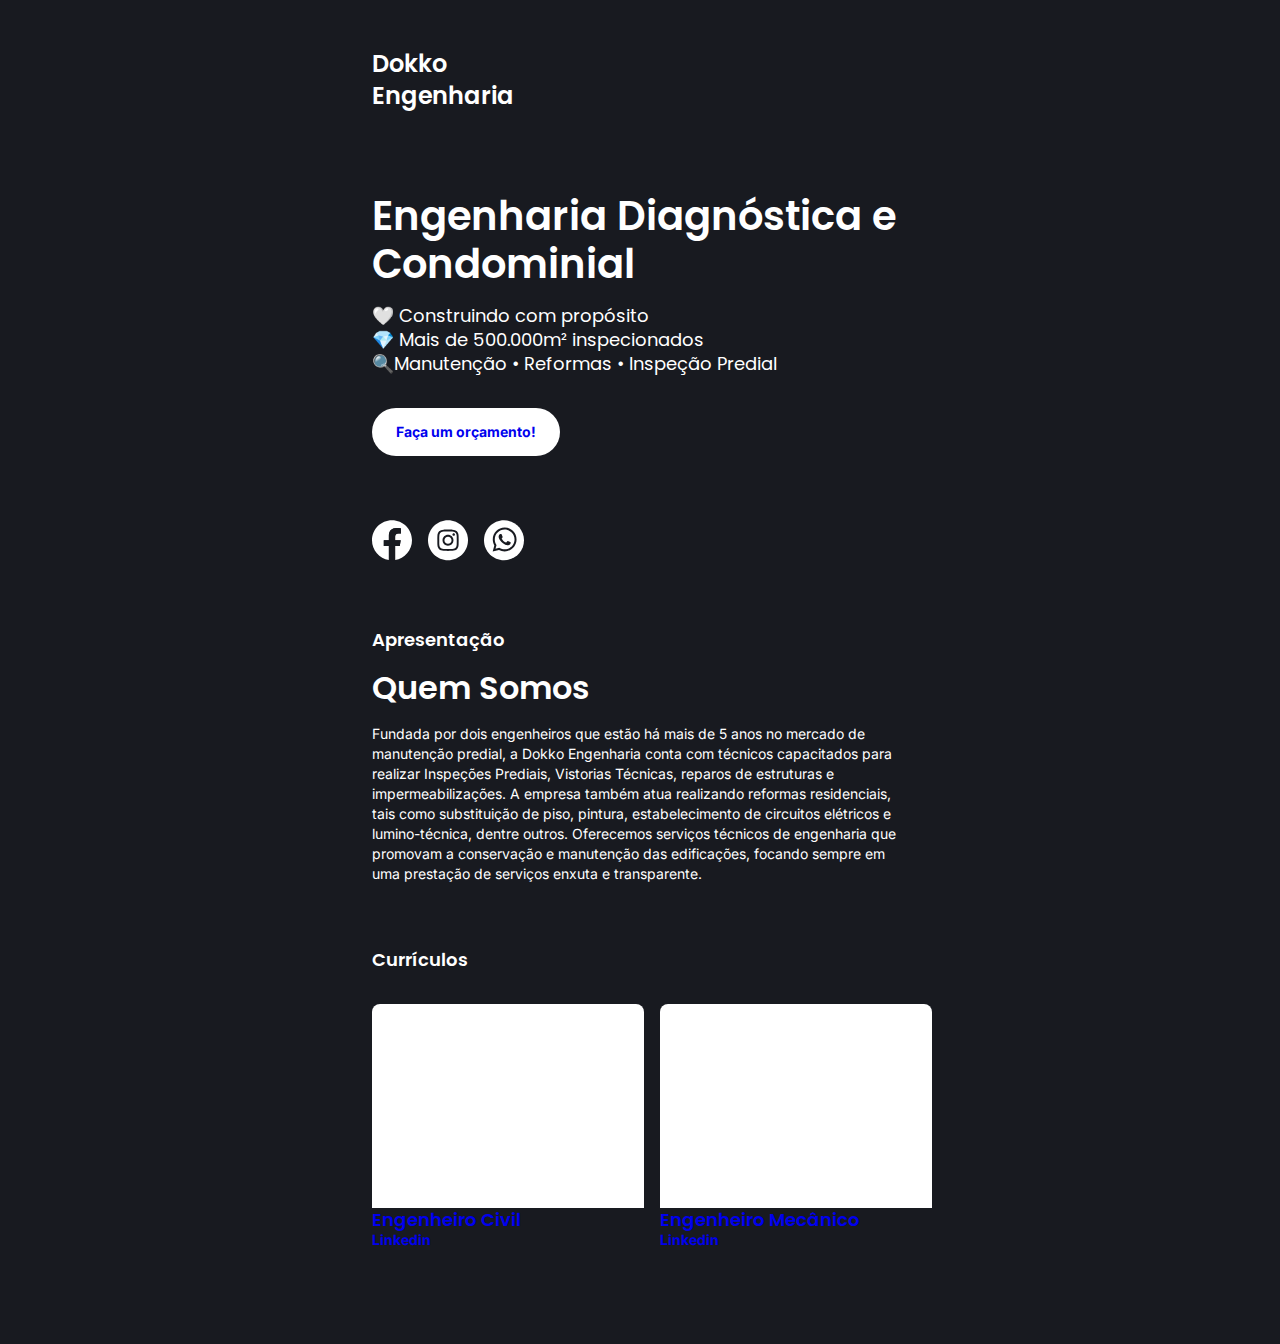
<file: index.html>
<!doctype html><html lang="pt-BR"><head><script>(function (w, d, s, l, i) {
                w[l] = w[l] || [];
                w[l].push({
                    'gtm.start': new Date().getTime(),
                    event: 'gtm.js',
                });
                var f = d.getElementsByTagName(s)[0],
                    j = d.createElement(s),
                    dl = l != 'dataLayer' ? '&l=' + l : '';
                j.async = true;
                j.src = 'https://www.googletagmanager.com/gtm.js?id=' + i + dl;
                f.parentNode.insertBefore(j, f);
            })(window, document, 'script', 'dataLayer', 'GTM-T65ZLWP');</script><meta charset="utf-8"/><title>Dokko Engenharia</title><link rel="icon" href="https://keepo.io/favicon.ico"/><link rel="apple-touch-icon" sizes="57x57" href="https://keepo.io/apple-icon-57x57.png"/><link rel="apple-touch-icon" sizes="60x60" href="https://keepo.io/apple-icon-60x60.png"/><link rel="apple-touch-icon" sizes="72x72" href="https://keepo.io/apple-icon-72x72.png"/><link rel="apple-touch-icon" sizes="76x76" href="https://keepo.io/apple-icon-76x76.png"/><link rel="apple-touch-icon" sizes="114x114" href="https://keepo.io/apple-icon-114x114.png"/><link rel="apple-touch-icon" sizes="120x120" href="https://keepo.io/apple-icon-120x120.png"/><link rel="apple-touch-icon" sizes="144x144" href="https://keepo.io/apple-icon-144x144.png"/><link rel="apple-touch-icon" sizes="152x152" href="https://keepo.io/apple-icon-152x152.png"/><link rel="apple-touch-icon" sizes="180x180" href="https://keepo.io/apple-icon-180x180.png"/><link rel="icon" type="image/png" sizes="192x192" href="https://keepo.io/android-icon-192x192.png"/><link rel="icon" type="image/png" sizes="32x32" href="https://keepo.io/favicon-32x32.png"/><link rel="icon" type="image/png" sizes="96x96" href="https://keepo.io/favicon-96x96.png"/><link rel="icon" type="image/png" sizes="16x16" href="https://keepo.io/favicon-16x16.png"/><meta charset="utf-8"/><meta http-equiv="x-ua-compatible" content="ie=edge,chrome=1"/><meta name="viewport" content="width=device-width,initial-scale=1,maximum-scale=1,user-scalable=no"/><meta name="title" content="Dokko Engenharia"/><meta property="og:image" content="https://static.keepo.io/users/fb060cf8-e6d5-4fc1-8eff-7cc48a8cf4f7/sites/c46ba09b-09d7-4e7f-bb36-05a701625198/3509f1ac-09fc-4536-91fd-ea9e46dd47d6-cropped.jpeg"/><meta property="twitter:image" content="https://static.keepo.io/users/fb060cf8-e6d5-4fc1-8eff-7cc48a8cf4f7/sites/c46ba09b-09d7-4e7f-bb36-05a701625198/3509f1ac-09fc-4536-91fd-ea9e46dd47d6-cropped.jpeg"/><meta property="busca:image" content="Dokko Engenharia"/><meta property="og:title" content="Dokko Engenharia"/><meta property="og:site_name" content="home-keepo"/><meta property="og:locale" content="pt_BR"/><meta property="og:type" content="website"/><meta property="og:url" content="https://keepo.io/dokkoengenharia"/><meta property="og:description" content="Engenharia Diagnóstica e Condominial
"/><meta name="description" content="Engenharia Diagnóstica e Condominial
"/><meta name="version" content="2023-07-26T16:13:22.978Z"/><link href="https://fonts.googleapis.com/css2?family=Inter:wght@400;700&family=Poppins:wght@400;600&display=swap" rel="stylesheet"/><style data-styled="true" data-styled-version="5.3.0">.glGHDv{padding:2rem 2rem;}/*!sc*/
.glGHDv.npb{padding-bottom:0;}/*!sc*/
data-styled.g1[id="sc-bdnxRM"]{content:"glGHDv,"}/*!sc*/
.hnRyhf{font-family:'Poppins',sans-serif;font-style:normal;font-weight:600;font-size:18px;line-height:24px;margin-bottom:32px;}/*!sc*/
.hnRyhf.nmb{margin-bottom:0;}/*!sc*/
data-styled.g2[id="sc-gtsrHT"]{content:"hnRyhf,"}/*!sc*/
.leWeWr{cursor:pointer;color:#181A20;background-color:#FFFFFF;border-radius:6.25rem;font-family:'Inter',sans-serif;display:'inline-block';-webkit-align-items:center;-webkit-box-align:center;-ms-flex-align:center;align-items:center;-webkit-box-pack:center;-webkit-justify-content:center;-ms-flex-pack:center;justify-content:center;display:-webkit-box;display:-webkit-flex;display:-ms-flexbox;display:flex;text-align:center;padding:1rem 1.5rem;font-weight:bold;font-size:0.875rem;line-height:1rem;}/*!sc*/
.leWeWr:focus{outline:0 !important;}/*!sc*/
data-styled.g3[id="sc-dlnjwi"]{content:"leWeWr,"}/*!sc*/
.kmRIMt{overflow-wrap:break-word;word-wrap:break-word;-ms-word-break:break-all;word-break:break-all;word-break:break-word;-ms-hyphens:manual;-moz-hyphens:manual;-webkit-hyphens:manual;-webkit-hyphens:manual;-moz-hyphens:manual;-ms-hyphens:manual;hyphens:manual;display:inline-block;white-space:pre-line;}/*!sc*/
.kmRIMt h2.mt,.kmRIMt p.mt{margin-top:16px;}/*!sc*/
data-styled.g8[id="sc-iCoGMd"]{content:"kmRIMt,"}/*!sc*/
.dIpfif{padding-left:0;padding-right:0;}/*!sc*/
.dIpfif .title{padding:2rem 2rem;padding-top:0;padding-bottom:0;}/*!sc*/
.dIpfif .navigation-section{display:-webkit-box;display:-webkit-flex;display:-ms-flexbox;display:flex;margin-top:32px;-webkit-box-pack:left;-webkit-justify-content:left;-ms-flex-pack:left;justify-content:left;}/*!sc*/
.dIpfif .navigation-section > div:first-child{margin-right:16px;margin-left:32px;}/*!sc*/
@media (max-width:480px){.dIpfif .navigation-section{display:none;}}/*!sc*/
data-styled.g9[id="sc-fujyAs"]{content:"dIpfif,"}/*!sc*/
.dIXApb{display:-webkit-box;display:-webkit-flex;display:-ms-flexbox;display:flex;overflow-x:scroll;overflow-y:hidden;-ms-overflow-style:none;-webkit-scrollbar-width:none;-moz-scrollbar-width:none;-ms-scrollbar-width:none;scrollbar-width:none;}/*!sc*/
.dIXApb::-webkit-scrollbar{display:none;}/*!sc*/
.dIXApb .card{cursor:pointer;min-width:272px;margin-right:16px;}/*!sc*/
.dIXApb .card.full-width{width:100%;margin-right:32px;}/*!sc*/
.dIXApb .card:first-child{margin-left:32px;}/*!sc*/
.dIXApb .card:last-child{position:relative;}/*!sc*/
.dIXApb .card:last-child::after{position:absolute;content:'';right:-32px;width:32px;height:1px;}/*!sc*/
.dIXApb .card > .info{overflow-wrap:break-word;word-wrap:break-word;-ms-word-break:break-all;word-break:break-all;word-break:break-word;-ms-hyphens:manual;-moz-hyphens:manual;-webkit-hyphens:manual;-webkit-hyphens:manual;-moz-hyphens:manual;-ms-hyphens:manual;hyphens:manual;height:148px;padding:24px;background-color:#FFFFFF;color:#181A20;border-bottom-left-radius:8px;border-bottom-right-radius:8px;display:-webkit-box;display:-webkit-flex;display:-ms-flexbox;display:flex;-webkit-flex-direction:column;-ms-flex-direction:column;flex-direction:column;-webkit-box-pack:justify;-webkit-justify-content:space-between;-ms-flex-pack:justify;justify-content:space-between;}/*!sc*/
.dIXApb .card > .info h5,.dIXApb .card > .info p{margin-bottom:8px;}/*!sc*/
.dIXApb .card > .info h6{display:inline-block;border-bottom:1px solid;padding-bottom:8px;}/*!sc*/
data-styled.g10[id="sc-pNWdM"]{content:"dIXApb,"}/*!sc*/
.buxQRR{background-color:#FFFFFF;background-image:url(https://static.keepo.io/users/fb060cf8-e6d5-4fc1-8eff-7cc48a8cf4f7/sites/c46ba09b-09d7-4e7f-bb36-05a701625198/687d2caa-fc29-4123-8694-b295e78354db-cropped.jpeg);height:204px;background-size:cover;background-position:center;border-radius:8px 8px 0px 0px;-webkit-border-radius:8px 8px 0px 0px;}/*!sc*/
.kCPkRz{background-color:#FFFFFF;background-image:url(https://static.keepo.io/users/fb060cf8-e6d5-4fc1-8eff-7cc48a8cf4f7/sites/c46ba09b-09d7-4e7f-bb36-05a701625198/4a8f764c-cd03-4820-b77d-a6f091189490-cropped.jpeg);height:204px;background-size:cover;background-position:center;border-radius:8px 8px 0px 0px;-webkit-border-radius:8px 8px 0px 0px;}/*!sc*/
data-styled.g11[id="sc-jrsJWt"]{content:"buxQRR,kCPkRz,"}/*!sc*/
.ixrlpR{display:-webkit-box;display:-webkit-flex;display:-ms-flexbox;display:flex;-webkit-align-items:center;-webkit-box-align:center;-ms-flex-align:center;align-items:center;-webkit-flex-direction:row;-ms-flex-direction:row;flex-direction:row;-webkit-box-pack:left;-webkit-justify-content:left;-ms-flex-pack:left;justify-content:left;}/*!sc*/
.ixrlpR a{display:-webkit-box;display:-webkit-flex;display:-ms-flexbox;display:flex;-webkit-box-pack:center;-webkit-justify-content:center;-ms-flex-pack:center;justify-content:center;-webkit-align-items:center;-webkit-box-align:center;-ms-flex-align:center;align-items:center;}/*!sc*/
.ixrlpR span,.ixrlpR a,.ixrlpR strong{color:#FFFFFF;}/*!sc*/
.ixrlpR strong{font-family:'Inter',sans-serif;font-style:normal;font-weight:800;font-size:0.75rem;line-height:1.5rem;margin-right:5px;margin-left:5px;display:inline-block;}/*!sc*/
.ixrlpR span{font-family:'Inter',sans-serif;font-style:normal;font-weight:500;font-size:0.75rem;line-height:1.5rem;display:inline-block;}/*!sc*/
data-styled.g13[id="sc-iqAclL"]{content:"ixrlpR,"}/*!sc*/
.bQMXZG{padding:2rem 2rem;}/*!sc*/
.bQMXZG > div{display:-webkit-box;display:-webkit-flex;display:-ms-flexbox;display:flex;-webkit-flex-wrap:wrap;-ms-flex-wrap:wrap;flex-wrap:wrap;margin:-8px;-webkit-box-pack:left;-webkit-justify-content:left;-ms-flex-pack:left;justify-content:left;}/*!sc*/
.bQMXZG > div > *{margin:8px;}/*!sc*/
data-styled.g33[id="sc-giAqHp"]{content:"bQMXZG,"}/*!sc*/
.jEGvJB{display:-webkit-box;display:-webkit-flex;display:-ms-flexbox;display:flex;-webkit-flex-direction:row;-ms-flex-direction:row;flex-direction:row;-webkit-align-items:center;-webkit-box-align:center;-ms-flex-align:center;align-items:center;-webkit-flex-wrap:wrap;-ms-flex-wrap:wrap;flex-wrap:wrap;-webkit-box-pack:justify;-webkit-justify-content:space-between;-ms-flex-pack:justify;justify-content:space-between;text-align:left;}/*!sc*/
.jEGvJB.avatar-present{-webkit-box-pack:justify;-webkit-justify-content:space-between;-ms-flex-pack:justify;justify-content:space-between;}/*!sc*/
@media (max-width:362px){}/*!sc*/
.jEGvJB > div.title{overflow-wrap:break-word;word-wrap:break-word;-ms-word-break:break-all;word-break:break-all;word-break:break-word;-ms-hyphens:manual;-moz-hyphens:manual;-webkit-hyphens:manual;-webkit-hyphens:manual;-moz-hyphens:manual;-ms-hyphens:manual;hyphens:manual;text-align:left;}/*!sc*/
.jEGvJB > div.title h3{display:inline-block;width:186.59px;}/*!sc*/
.jEGvJB .title.full-width h3{width:100%;}/*!sc*/
.jEGvJB > div.avatar.full-width{display:-webkit-box;display:-webkit-flex;display:-ms-flexbox;display:flex;width:100%;}/*!sc*/
data-styled.g35[id="sc-bYwzuL"]{content:"jEGvJB,"}/*!sc*/
.XuGlB{border-radius:50%;width:96px;height:96px;background-size:cover;background-position:center;background-image:url(https://static.keepo.io/users/fb060cf8-e6d5-4fc1-8eff-7cc48a8cf4f7/sites/c46ba09b-09d7-4e7f-bb36-05a701625198/3509f1ac-09fc-4536-91fd-ea9e46dd47d6-cropped.jpeg);}/*!sc*/
data-styled.g36[id="sc-kLojOw"]{content:"XuGlB,"}/*!sc*/
.iKMwwK{overflow-wrap:break-word;word-wrap:break-word;-ms-word-break:break-all;word-break:break-all;word-break:break-word;-ms-hyphens:manual;-moz-hyphens:manual;-webkit-hyphens:manual;-webkit-hyphens:manual;-moz-hyphens:manual;-ms-hyphens:manual;hyphens:manual;}/*!sc*/
.iKMwwK h5{font-style:normal;font-weight:normal;}/*!sc*/
.iKMwwK h5,.iKMwwK h1{display:inline-block;white-space:pre-line;}/*!sc*/
.iKMwwK h5{font-weight:normal;}/*!sc*/
.iKMwwK .supporting-text.mt{margin-top:16px;}/*!sc*/
data-styled.g37[id="sc-iklJeh"]{content:"iKMwwK,"}/*!sc*/
.gnaOOe{display:-webkit-box;display:-webkit-flex;display:-ms-flexbox;display:flex;-webkit-box-pack:left;-webkit-justify-content:left;-ms-flex-pack:left;justify-content:left;}/*!sc*/
data-styled.g38[id="sc-jJMGnK"]{content:"gnaOOe,"}/*!sc*/
.eictRQ{background-color:#181A20;color:#FFFFFF;text-align:left;}/*!sc*/
.eictRQ h1,.eictRQ h2,.eictRQ h3,.eictRQ h4,.eictRQ h5{font-family:'Poppins',sans-serif;font-style:normal;}/*!sc*/
.eictRQ h1{font-weight:600;font-size:2.5rem;line-height:3rem;}/*!sc*/
.eictRQ h2{font-weight:600;font-size:2rem;line-height:2.5rem;}/*!sc*/
.eictRQ h3{font-weight:600;font-size:1.5rem;line-height:2rem;}/*!sc*/
.eictRQ h4{font-weight:600;font-size:1.125rem;line-height:1.5rem;}/*!sc*/
.eictRQ h5{font-weight:400;font-size:1.125rem;line-height:1.5rem;}/*!sc*/
.eictRQ h5.semibold{font-weight:600;}/*!sc*/
.eictRQ h6{font-family:Inter;font-style:normal;font-weight:bold;font-size:0.875rem;line-height:1rem;}/*!sc*/
.eictRQ p{font-family:'Inter',sans-serif;font-style:normal;font-weight:400;font-size:0.875rem;line-height:1.25rem;}/*!sc*/
.eictRQ a{-webkit-text-decoration:none;text-decoration:none;}/*!sc*/
.eictRQ a:visited,.eictRQ a:hover,.eictRQ a:active{color:unset;}/*!sc*/
data-styled.g39[id="sc-hiKfDv"]{content:"eictRQ,"}/*!sc*/
.cpKuis{max-width:min(601px,100%);margin:0 auto;display:-webkit-box;display:-webkit-flex;display:-ms-flexbox;display:flex;-webkit-flex-flow:column;-ms-flex-flow:column;flex-flow:column;-webkit-box-pack:justify;-webkit-justify-content:space-between;-ms-flex-pack:justify;justify-content:space-between;}/*!sc*/
data-styled.g51[id="sc-bBjRSN"]{content:"cpKuis,"}/*!sc*/</style><style>html,
            body,
            div,
            span,
            applet,
            object,
            iframe,
            h1,
            h2,
            h3,
            h4,
            h5,
            h6,
            p,
            blockquote,
            pre,
            a,
            abbr,
            acronym,
            address,
            big,
            cite,
            code,
            del,
            dfn,
            em,
            img,
            ins,
            kbd,
            q,
            s,
            samp,
            small,
            strike,
            strong,
            sub,
            sup,
            tt,
            var,
            b,
            u,
            i,
            center,
            dl,
            dt,
            dd,
            menu,
            ol,
            ul,
            li,
            fieldset,
            form,
            label,
            legend,
            table,
            caption,
            tbody,
            tfoot,
            thead,
            tr,
            th,
            td,
            article,
            aside,
            canvas,
            details,
            embed,
            figure,
            figcaption,
            footer,
            header,
            hgroup,
            main,
            menu,
            nav,
            output,
            ruby,
            section,
            summary,
            time,
            mark,
            audio,
            video {
                margin: 0;
                padding: 0;
                border: 0;
                font-size: 100%;
                font: inherit;
                vertical-align: baseline;
            }

            /* HTML5 display-role reset for older browsers */
            article,
            aside,
            details,
            figcaption,
            figure,
            footer,
            header,
            hgroup,
            main,
            menu,
            nav,
            section {
                display: block;
            }
            /* HTML5 hidden-attribute fix for newer browsers */
            *[hidden] {
                display: none;
            }
            body {
                line-height: 1;
            }
            menu,
            ol,
            ul {
                list-style: none;
            }
            blockquote,
            q {
                quotes: none;
            }
            blockquote:before,
            blockquote:after,
            q:before,
            q:after {
                content: '';
                content: none;
            }
            table {
                border-collapse: collapse;
                border-spacing: 0;
            }
            input:-webkit-autofill,
            input:-webkit-autofill:hover,
            input:-webkit-autofill:focus,
            input:-webkit-autofill:active {
                -webkit-box-shadow: 0 0 0 60px var(--color-neutral-darkness)
                    inset !important;
                box-shadow: 0 0 0 60px var(--color-neutral-darkness) inset !important;
                background-color: var(--color-neutral-darkness) !important;
                background-clip: content-box !important;
                -webkit-text-fill-color: var(--color-neutral-white) !important;
            }
            html {
                background-color: #181A20;
            }</style></head><body><noscript><iframe src="https://www.googletagmanager.com/ns.html?id=GTM-T65ZLWP" height="0" width="0" style="display: none; visibility: hidden"></iframe></noscript><div class="sc-bBjRSN cpKuis"><div class="sc-hiKfDv eictRQ"><div class="sc-bdnxRM glGHDv"><div class="sc-bYwzuL jEGvJB avatar-present"><div class="title"><h3>Dokko Engenharia</h3></div><div class="avatar"><div class="sc-kLojOw XuGlB"></div></div></div></div><div class="sc-bdnxRM glGHDv npb"><div class="sc-iklJeh iKMwwK"><div><h1>Engenharia Diagnóstica e Condominial</h1></div><div class="supporting-text mt"><h5>🤍 Construindo com propósito <br />💎 Mais de 500.000m² inspecionados <br />🔍Manutenção • Reformas • Inspeção Predial</h5></div></div></div><div class="sc-bdnxRM glGHDv"><div class="sc-jJMGnK gnaOOe"><div class="sc-dlnjwi leWeWr"><a href="https://wa.me/5585981982041?text=Gostaria%20de%20solicitar%20um%20or%C3%A7amento%20com%20a%20Dokko" target="_blank">Faça um orçamento!</a></div></div></div><div class="sc-giAqHp bQMXZG"><div><a href="https://www.facebook.com/people/Dokko-Engenharia/100092296763483/" target="_blank" rel="noreferrer" id="facebook"><svg width="40" height="41" viewBox="0 0 40 41" fill="none" xmlns="http://www.w3.org/2000/svg"><path d="M40 20.25C40 9.20317 31.0468 0.25 20 0.25C8.95317 0.25 0 9.20317 0 20.25C0 30.2344 7.3125 38.5078 16.875 40.0078V26.0313H11.7968V20.25H16.875V15.8438C16.875 10.832 19.8594 8.0625 24.4297 8.0625C26.6172 8.0625 28.9062 8.45312 28.9062 8.45312V13.375H26.3828C23.8984 13.375 23.125 14.918 23.125 16.5V20.25H28.6718L27.7852 26.0313H23.125V40.0078C32.6875 38.5078 40 30.2344 40 20.25Z" fill="#FFFFFF"></path><path d="M27.7852 26.0312L28.6719 20.25H23.125V16.5C23.125 14.918 23.8985 13.375 26.3829 13.375H28.9063V8.45312C28.9063 8.45312 26.6172 8.0625 24.4297 8.0625C19.8595 8.0625 16.875 10.832 16.875 15.8437V20.25H11.7969V26.0312H16.875V40.0078C17.8945 40.168 18.9375 40.25 20 40.25C21.0625 40.25 22.1055 40.168 23.125 40.0078V26.0312H27.7852Z" fill="#181A20"></path></svg></a><a href="https://www.instagram.com/dokkoengenharia/" target="_blank" rel="noreferrer" id="instagram"><svg width="40" height="41" viewBox="0 0 40 41" fill="none" xmlns="http://www.w3.org/2000/svg"><path d="M0 20.25C0 9.2043 8.9543 0.25 20 0.25C31.0457 0.25 40 9.2043 40 20.25C40 31.2957 31.0457 40.25 20 40.25C8.9543 40.25 0 31.2957 0 20.25Z" fill="#FFFFFF"></path><mask id="mask0" mask-type="alpha" maskUnits="userSpaceOnUse" x="0" y="0" width="40" height="41"><path fill-rule="evenodd" clip-rule="evenodd" d="M0 20.25C0 9.2043 8.9543 0.25 20 0.25C31.0457 0.25 40 9.2043 40 20.25C40 31.2957 31.0457 40.25 20 40.25C8.9543 40.25 0 31.2957 0 20.25Z" fill="#181A20"></path></mask><g mask="url(#mask0)"><path fill-rule="evenodd" clip-rule="evenodd" d="M20.001 9.58301C17.1041 9.58301 16.7406 9.59567 15.6028 9.64745C14.4672 9.69945 13.6921 9.87923 13.0139 10.143C12.3123 10.4155 11.7172 10.7799 11.1243 11.373C10.5309 11.9659 10.1665 12.561 9.89316 13.2624C9.62871 13.9408 9.44871 14.7162 9.3976 15.8513C9.34671 16.9891 9.33337 17.3529 9.33337 20.2498C9.33337 23.1467 9.34626 23.5092 9.39782 24.6469C9.45004 25.7825 9.62982 26.5576 9.89338 27.2359C10.166 27.9374 10.5305 28.5325 11.1236 29.1254C11.7163 29.7188 12.3114 30.0841 13.0125 30.3566C13.6912 30.6203 14.4665 30.8001 15.6019 30.8521C16.7397 30.9039 17.103 30.9166 19.9997 30.9166C22.8968 30.9166 23.2593 30.9039 24.3971 30.8521C25.5327 30.8001 26.3087 30.6203 26.9873 30.3566C27.6887 30.0841 28.2829 29.7188 28.8756 29.1254C29.4689 28.5325 29.8334 27.9374 30.1067 27.2361C30.3689 26.5576 30.5489 25.7823 30.6023 24.6472C30.6534 23.5094 30.6667 23.1467 30.6667 20.2498C30.6667 17.3529 30.6534 16.9893 30.6023 15.8515C30.5489 14.716 30.3689 13.9408 30.1067 13.2626C29.8334 12.561 29.4689 11.9659 28.8756 11.373C28.2822 10.7797 27.6889 10.4152 26.9867 10.143C26.3067 9.87923 25.5311 9.69945 24.3955 9.64745C23.2577 9.59567 22.8955 9.58301 19.9977 9.58301H20.001ZM19.0441 11.5052C19.2299 11.5049 19.4298 11.505 19.6455 11.5051L20.001 11.5052C22.849 11.5052 23.1866 11.5154 24.3113 11.5665C25.3513 11.6141 25.9157 11.7878 26.2918 11.9338C26.7895 12.1272 27.1444 12.3583 27.5175 12.7316C27.8909 13.105 28.122 13.4605 28.3158 13.9583C28.4618 14.3339 28.6358 14.8983 28.6831 15.9383C28.7342 17.0628 28.7453 17.4006 28.7453 20.2473C28.7453 23.094 28.7342 23.4317 28.6831 24.5562C28.6356 25.5962 28.4618 26.1607 28.3158 26.5362C28.1224 27.034 27.8909 27.3884 27.5175 27.7616C27.1442 28.1349 26.7898 28.366 26.2918 28.5594C25.9162 28.706 25.3513 28.8794 24.3113 28.9269C23.1868 28.978 22.849 28.9891 20.001 28.9891C17.1528 28.9891 16.8152 28.978 15.6907 28.9269C14.6507 28.8789 14.0863 28.7051 13.7101 28.5591C13.2123 28.3658 12.8567 28.1347 12.4834 27.7613C12.11 27.388 11.8789 27.0333 11.6852 26.5353C11.5391 26.1598 11.3651 25.5953 11.3178 24.5553C11.2667 23.4309 11.2565 23.0931 11.2565 20.2446C11.2565 17.3961 11.2667 17.0601 11.3178 15.9357C11.3654 14.8957 11.5391 14.3312 11.6852 13.9552C11.8785 13.4574 12.11 13.1019 12.4834 12.7285C12.8567 12.3552 13.2123 12.1241 13.7101 11.9303C14.0861 11.7836 14.6507 11.6103 15.6907 11.5625C16.6748 11.5181 17.0561 11.5047 19.0441 11.5025V11.5052ZM24.4148 14.556C24.4148 13.8492 24.9882 13.2765 25.6949 13.2765V13.276C26.4015 13.276 26.9749 13.8494 26.9749 14.556C26.9749 15.2627 26.4015 15.8361 25.6949 15.8361C24.9882 15.8361 24.4148 15.2627 24.4148 14.556ZM20.0009 14.772C16.9758 14.7721 14.5233 17.2248 14.5233 20.2499C14.5233 23.275 16.976 25.7266 20.0011 25.7266C23.0262 25.7266 25.478 23.275 25.478 20.2499C25.478 17.2247 23.026 14.772 20.0009 14.772ZM23.5567 20.2499C23.5567 18.2861 21.9647 16.6943 20.0011 16.6943C18.0373 16.6943 16.4455 18.2861 16.4455 20.2499C16.4455 22.2134 18.0373 23.8055 20.0011 23.8055C21.9647 23.8055 23.5567 22.2134 23.5567 20.2499Z" fill="#181A20"></path></g></svg></a><a href="https://api.whatsapp.com/send?phone=5585981982041" target="_blank" rel="noreferrer" id="whatsapp"><svg width="40" height="41" viewBox="0 0 40 41" fill="none" xmlns="http://www.w3.org/2000/svg"><path d="M20 40.25C31.0457 40.25 40 31.2957 40 20.25C40 9.2043 31.0457 0.25 20 0.25C8.9543 0.25 0 9.2043 0 20.25C0 31.2957 8.9543 40.25 20 40.25Z" fill="#FFFFFF"></path><path fill-rule="evenodd" clip-rule="evenodd" d="M20.6592 31.3773H20.6543C18.6639 31.3766 16.7081 30.8772 14.9711 29.9297L8.66663 31.5835L10.3538 25.4209C9.31307 23.6173 8.76544 21.5714 8.76633 19.4754C8.76894 12.9182 14.104 7.5835 20.6591 7.5835C23.8405 7.58487 26.8265 8.82338 29.0718 11.0713C31.3171 13.3192 32.553 16.3071 32.5517 19.4847C32.5491 26.0404 27.2162 31.3746 20.6592 31.3773ZM15.2633 27.7769L15.6242 27.9911C17.1419 28.8917 18.8816 29.3682 20.6553 29.3689H20.6593C26.1074 29.3689 30.5417 24.9346 30.5438 19.4842C30.5449 16.843 29.5177 14.3595 27.6514 12.4911C25.7852 10.6227 23.3034 9.59324 20.6632 9.59233C15.2108 9.59233 10.7765 14.0262 10.7744 19.4762C10.7736 21.3439 11.2962 23.1629 12.2857 24.7367L12.5207 25.1107L11.5221 28.7583L15.2633 27.7769ZM26.2435 22.0454C26.4507 22.1456 26.5907 22.2132 26.6505 22.313C26.7247 22.4369 26.7247 23.0318 26.4772 23.7261C26.2295 24.4202 25.0424 25.0537 24.4714 25.139C23.9595 25.2155 23.3116 25.2474 22.5998 25.0212C22.1682 24.8843 21.6147 24.7014 20.9057 24.3953C18.12 23.1924 16.2373 20.4923 15.8815 19.982C15.8566 19.9463 15.8392 19.9213 15.8294 19.9083L15.827 19.9051C15.6698 19.6953 14.6161 18.2894 14.6161 16.8343C14.6161 15.4656 15.2884 14.7481 15.5979 14.4179C15.6191 14.3952 15.6386 14.3744 15.6561 14.3554C15.9285 14.0579 16.2504 13.9835 16.4485 13.9835C16.6466 13.9835 16.8449 13.9853 17.018 13.994C17.0394 13.9951 17.0616 13.9949 17.0846 13.9948C17.2578 13.9938 17.4737 13.9925 17.6866 14.5041C17.7686 14.701 17.8884 14.9928 18.0149 15.3006C18.2706 15.9232 18.5531 16.611 18.6028 16.7105C18.6771 16.8593 18.7266 17.0327 18.6276 17.2311C18.6127 17.2609 18.599 17.289 18.5858 17.3158C18.5114 17.4677 18.4567 17.5794 18.3304 17.7268C18.2808 17.7848 18.2295 17.8473 18.1782 17.9098C18.0759 18.0343 17.9737 18.1588 17.8847 18.2475C17.7359 18.3956 17.5811 18.5564 17.7544 18.8539C17.9278 19.1514 18.5241 20.1244 19.4075 20.9124C20.3571 21.7594 21.1825 22.1174 21.6008 22.2989C21.6825 22.3343 21.7487 22.363 21.7972 22.3873C22.0943 22.5361 22.2676 22.5112 22.441 22.313C22.6143 22.1146 23.1838 21.4452 23.3819 21.1478C23.5799 20.8504 23.7781 20.8999 24.0504 20.9991C24.3229 21.0983 25.7838 21.8171 26.081 21.9658C26.139 21.9949 26.1932 22.0211 26.2435 22.0454Z" fill="#181A20"></path></svg></a></div></div><div class="sc-hKFxyN"><div class="sc-bdnxRM glGHDv"><div class="sc-gtsrHT hnRyhf nmb">Apresentação</div><div class="sc-iCoGMd kmRIMt"><div><h2 class="mt">Quem Somos</h2></div><div><p class="mt">Fundada por dois engenheiros que estão há mais de 5 anos no mercado de manutenção predial, a Dokko Engenharia conta com técnicos capacitados para realizar Inspeções Prediais, Vistorias Técnicas, reparos de estruturas e impermeabilizações. A empresa também atua realizando reformas residenciais, tais como substituição de piso, pintura, estabelecimento de circuitos elétricos e lumino-técnica, dentre outros. Oferecemos serviços técnicos de engenharia que promovam a conservação e manutenção das edificações, focando sempre em uma prestação de serviços enxuta e transparente.</p></div></div></div></div><div class="sc-bdnxRM sc-fujyAs glGHDv dIpfif"><div class="sc-gtsrHT hnRyhf title">Currículos</div><div id="cards-faa01a9c-b271-4578-bb35-9ce006f36820" class="sc-pNWdM dIXApb"><div class="card"><a href="https://www.linkedin.com/in/haikelbusgaib/" target="_blank"><div class="sc-jrsJWt buxQRR"></div><div class="info"><div><h5 class="semibold">Engenheiro Civil</h5><p></p></div><div><h6>Linkedin</h6></div></div></a></div><div class="card"><a href="https://www.linkedin.com/in/davipbl/" target="_blank"><div class="sc-jrsJWt kCPkRz"></div><div class="info"><div><h5 class="semibold">Engenheiro Mecânico</h5><p></p></div><div><h6>Linkedin</h6></div></div></div></div></a></div><div class="sc-bdnxRM glGHDv"><div class="sc-iqAclL ixrlpR"></a></div></div></div></div></body></html>
</file>
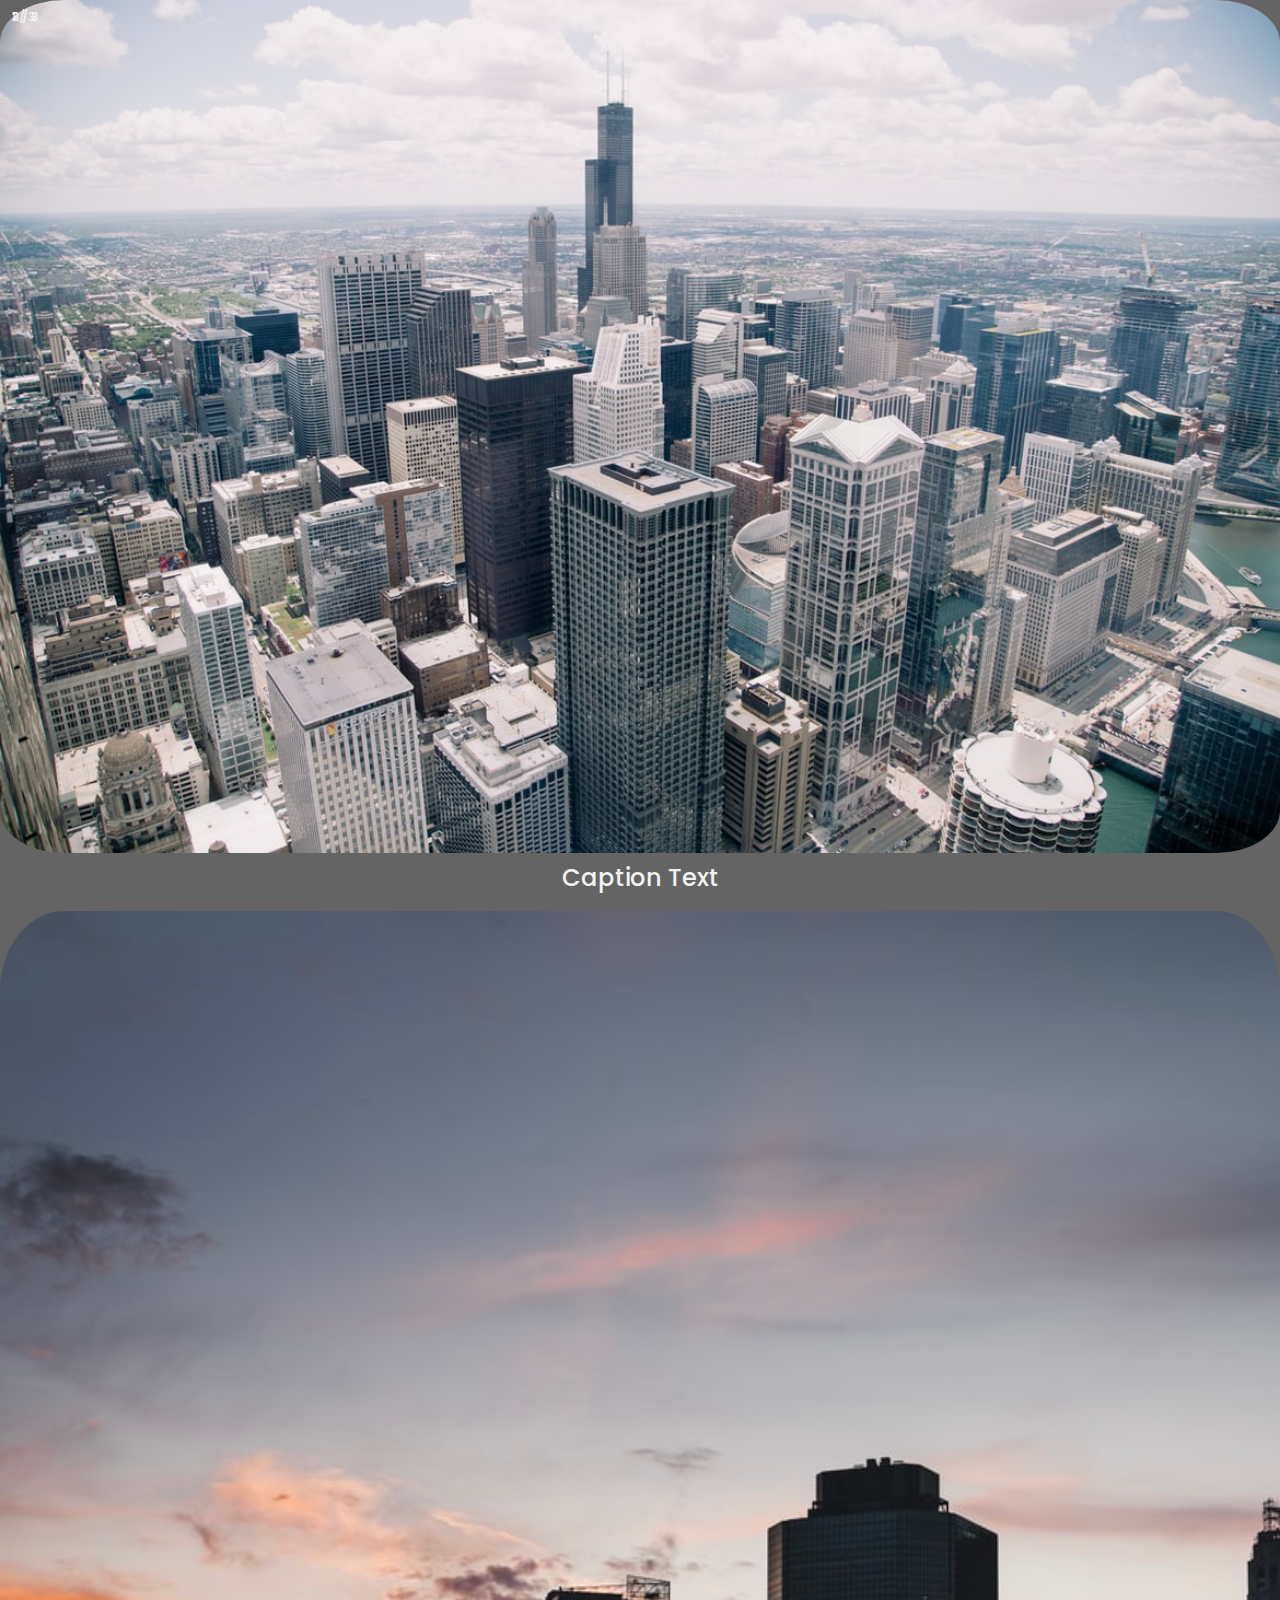
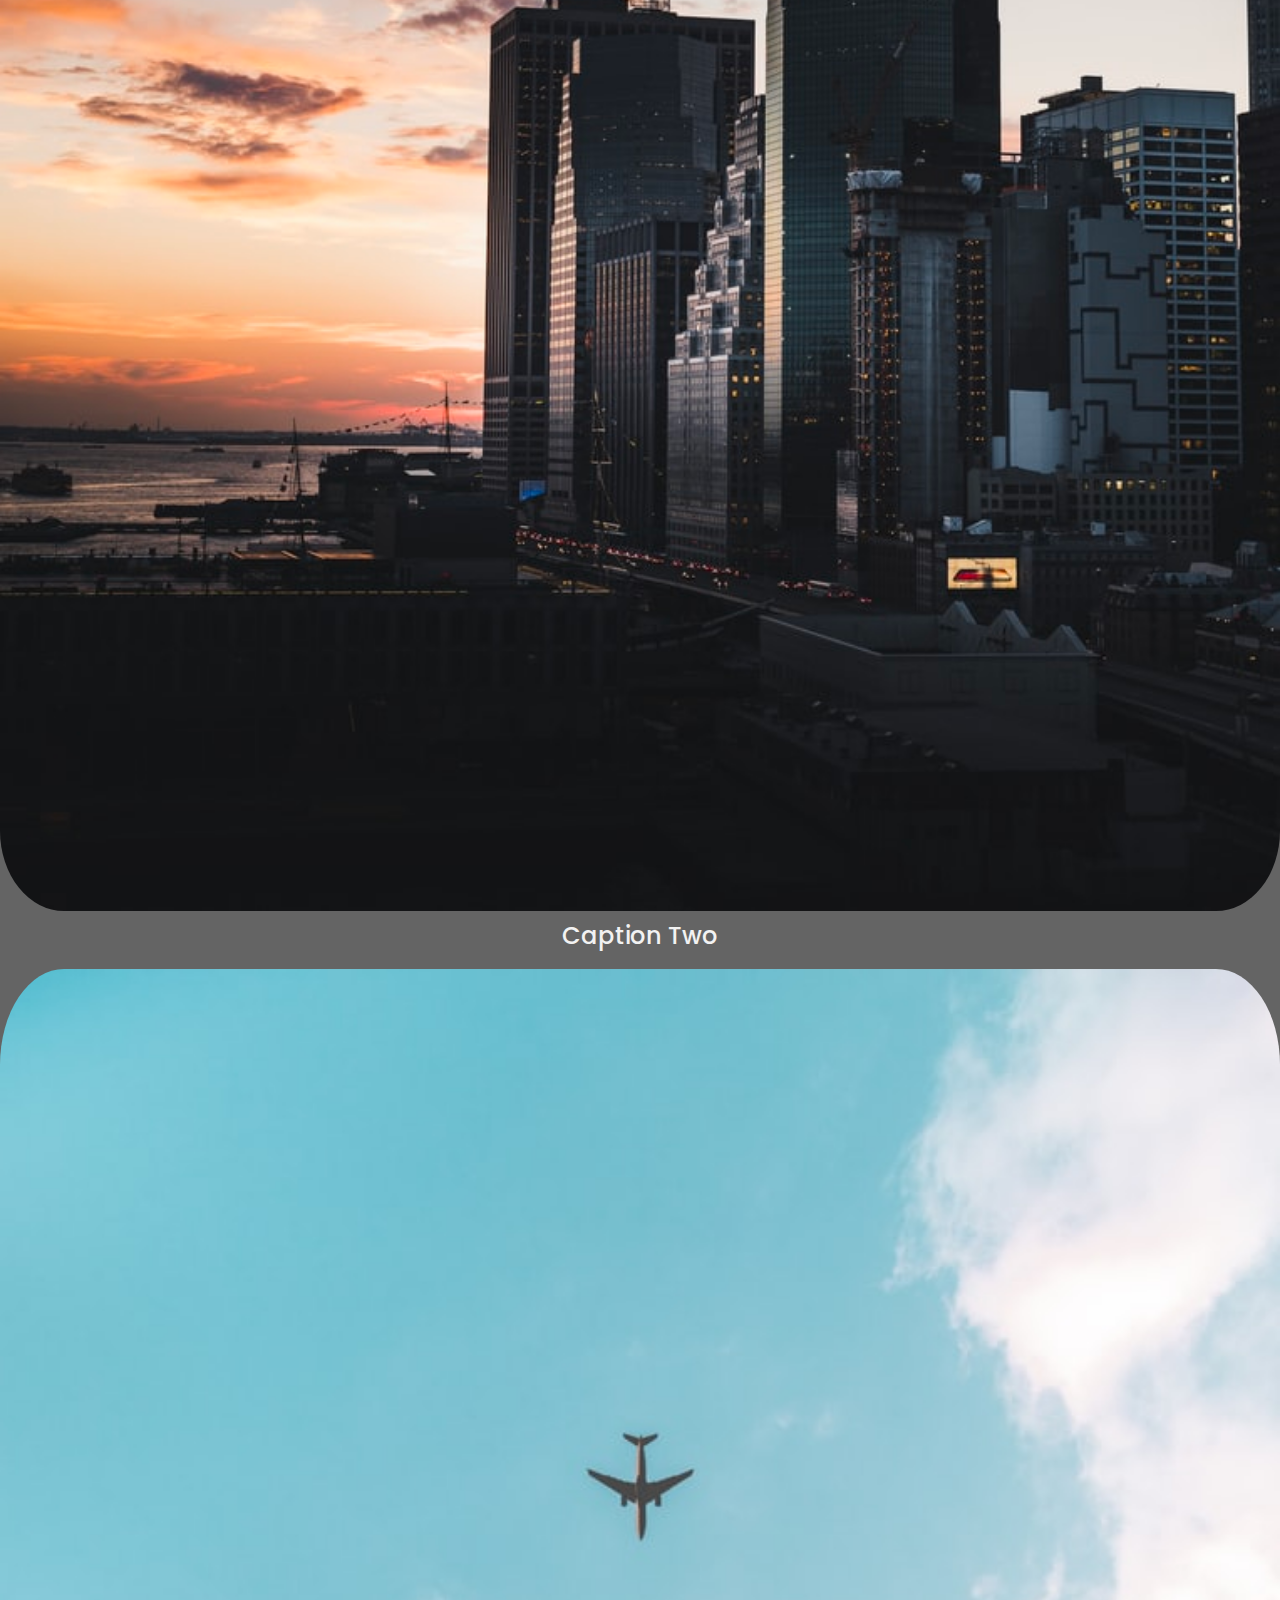
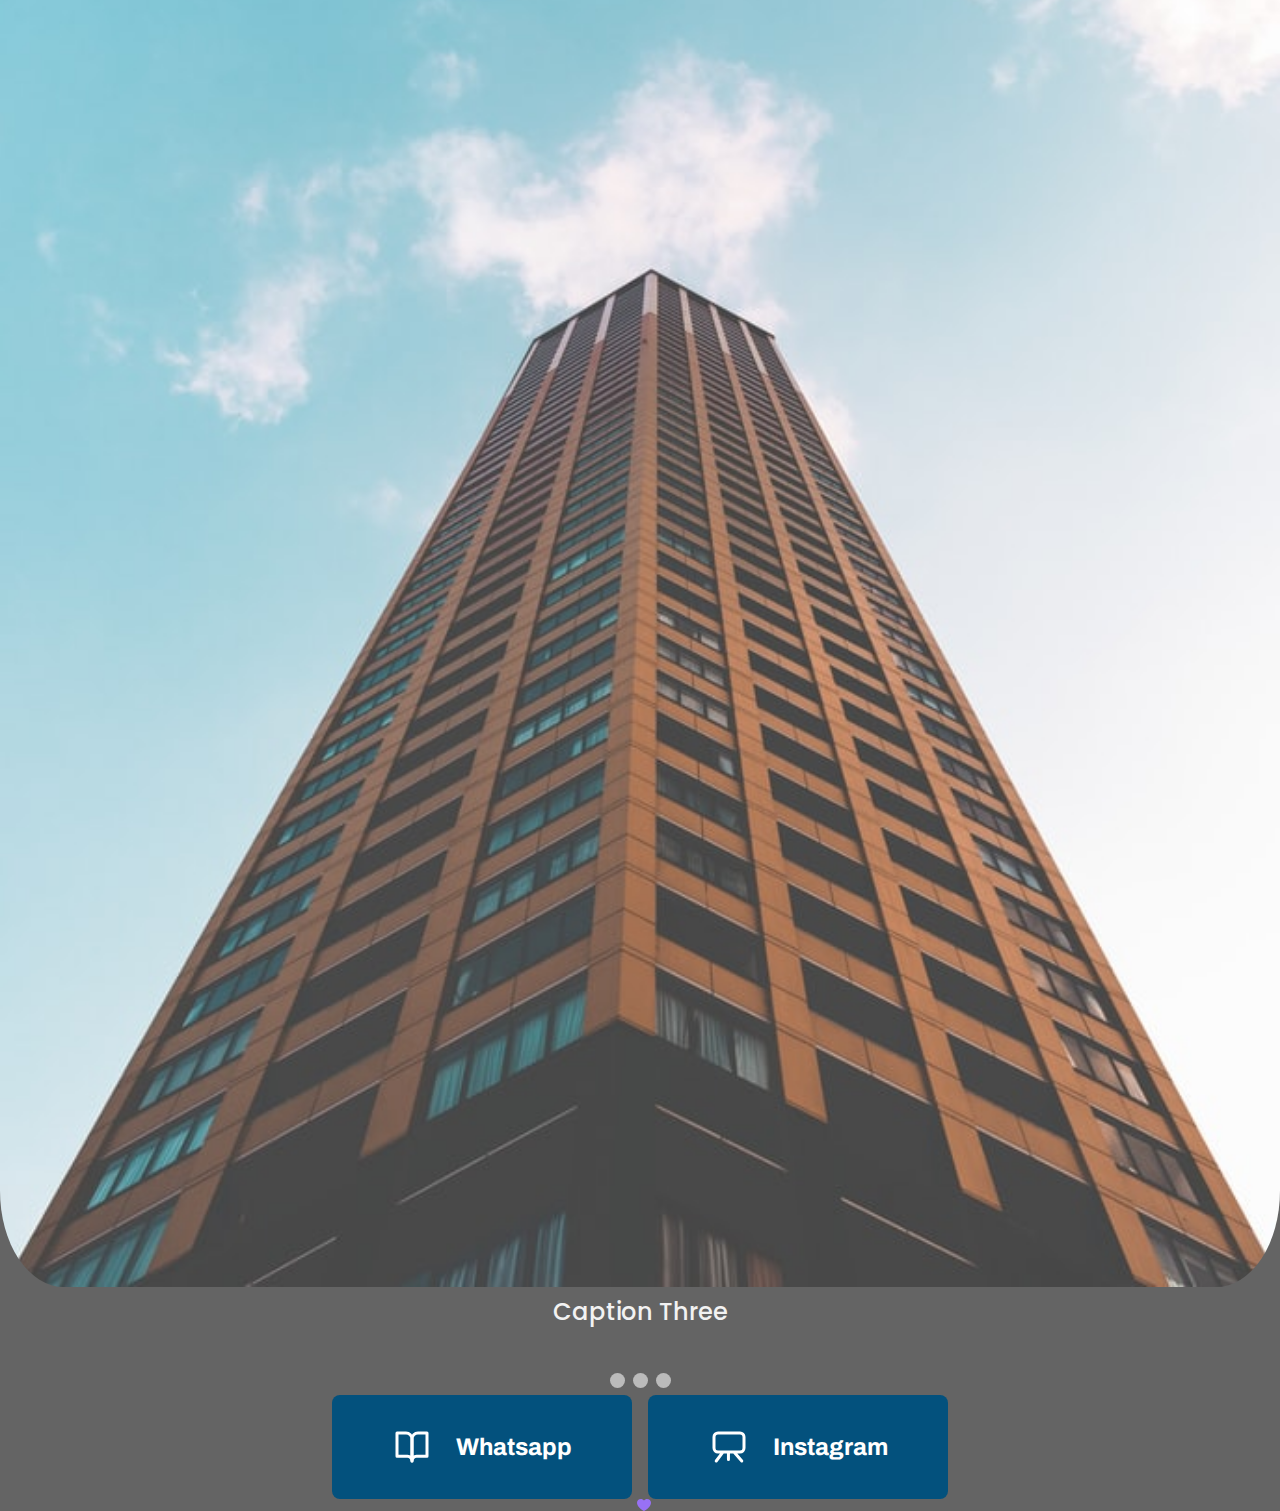
<file: index copy.html>
<!DOCTYPE html>
<html lang="pt_br">
<head>
	<meta charset="UTF-8">
	<meta name="viewport" content="width=device-width, initial-scale=1.0">
	<meta name="theme-color" content="#204B6D">

	<title>Dokko | Manutenção Predial atualizada</title>

	<link rel="shortcut icon" href="./public/images/favicon.png" type="image/png">

	<link rel="stylesheet" href="./public/styles/main.css">
	<link rel="stylesheet" href="./public/styles/partials/page-landing.css">

	<link href="https://fonts.googleapis.com/css2?family=Archivo:wght@400;700&amp;family=Poppins:wght@400;600&amp;display=swap" rel="stylesheet">
	
	<script>
			let slideIndex = 0;
			showSlides();
			
			function showSlides() {
			  let i;
			  let slides = document.getElementsByClassName("mySlides");
			  let dots = document.getElementsByClassName("dot");
			  for (i = 0; i < slides.length; i++) {
				slides[i].style.display = "none";  
			  }
			  slideIndex++;
			  if (slideIndex > slides.length) {slideIndex = 1}    
			  for (i = 0; i < dots.length; i++) {
				dots[i].className = dots[i].className.replace(" active", "");
			  }
			  slides[slideIndex-1].style.display = "block";  
			  dots[slideIndex-1].className += " active";
			  setTimeout(showSlides, 2000); // Change image every 2 seconds
			}
	</script>

</head>
<body id="page-landing">

	<div class="slideshow-container">

		<div class="mySlides fade">
		  <div class="numbertext">1 / 3</div>
		  <img src="./public/images/img1.jpg" style="width:100%">
		  <div class="text">Caption Text</div>
		</div>
		
		<div class="mySlides fade">
		  <div class="numbertext">2 / 3</div>
		  <img src="./public/images/img2.jpg" style="width:100%">
		  <div class="text">Caption Two</div>
		</div>
		
		<div class="mySlides fade">
		  <div class="numbertext">3 / 3</div>
		  <img src="./public/images/img3.jpg" style="width:100%">
		  <div class="text">Caption Three</div>
		</div>
		
		</div>
		<br>
		
		<div style="text-align:center">
		  <span class="dot"></span> 
		  <span class="dot"></span> 
		  <span class="dot"></span> 
		</div>

	<!-- <div id="container">
		<div class="logo-container">
			<img src="./public/images/logo.png" alt="Dokko">
			<h2>Engenheiros a vapor</h2>
		</div>

		<img class="hero-image" src="./public/images/landing.svg" alt="Engenharia de Manutenção Predial"> -->
	
		<div class="buttons-container">
			<a class="study" href="/study">
				<img src="./public/images/icons/study.svg" alt="Estudar">
				Whatsapp
			</a>
			<a class="give-classes" href="/give-classes">
				<img src="./public/images/icons/give-classes.svg" alt="Dar aulas">
				Instagram
			</a>
		</div>
		<p class="total-connections">
			<img src="./public/images/icons/purple-heart.svg" alt="Coração roxo">
		</p>
	</div>
</body>
</html>
</file>
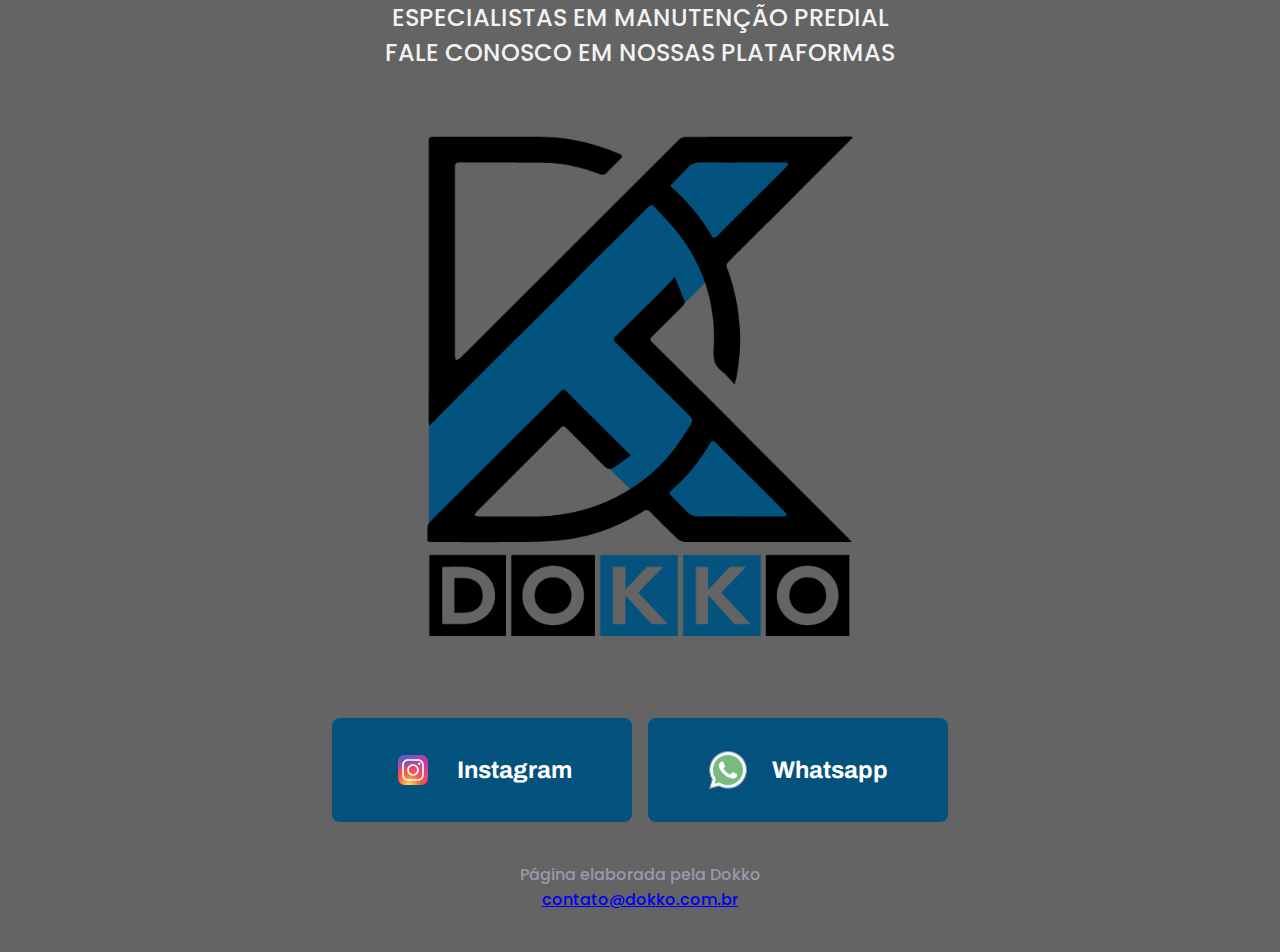
<file: index old.html>
<!DOCTYPE html>
<html lang="pt_br">
	
<head>
	<meta charset="UTF-8">
	<meta name="viewport" content="width=device-width, initial-scale=1.0">
	<meta name="theme-color" content="#204B6D">

	<title>Dokko | Manutenção Predial</title>

	<link rel="shortcut icon" href="./public/images/favicon.png" type="image/png">

	<link rel="stylesheet" href="./public/styles/main.css">
	<link rel="stylesheet" href="./public/styles/partials/page-landing.css">

	<link href="https://fonts.googleapis.com/css2?family=Archivo:wght@400;700&amp;family=Poppins:wght@400;600&amp;display=swap" rel="stylesheet">
</head>
<body id="page-landing">



	<div class="slideshow-container">

		<div class="text">
			ESPECIALISTAS EM MANUTENÇÃO PREDIAL
			<br>FALE CONOSCO EM NOSSAS PLATAFORMAS</div>

		<!-- <div style="text-align:center">
			<span class="dot"></span>
			<span class="dot"></span>
			<span class="dot"></span>
		</div> -->

		<div class="mySlides fade">
		<img src="./public/images/logo.png" style="max-width:100%; height: auto; max-height:600px">
		</div>
		
		<!-- <div class="mySlides fade">
		<img src="./public/images/img2.jpg" style="max-width:100%; height: auto; max-height:600px"/>
		</div>
		
		<div class="mySlides fade">
		<img src="./public/images/img3.jpg" style="max-width:100%; height: auto; max-height:600px"/>
		</div> -->

		<br>

		<!-- <div id="container">
		<div class="logo-container">
			<img src="./public/images/logo.png" alt="Dokko">
			<h2>Engenheiros a vapor</h2>
		</div>

		<img class="hero-image" src="./public/images/landing.svg" alt="Engenharia de Manutenção Predial"> -->
	
		<div class="buttons-container">
			<a class="study" href="https://instagram.com/dokkoengenharia">
				<img src="./public/images/icons/icons8-instagram.svg" alt="Estudar">
				Instagram
			</a>
			
			<a class="give-classes" href="https://wa.me/5585981982041?text=Gostaria%20de%20solicitar%20um%20or%C3%A7amento%20com%20a%20Dokko">
				<img src="./public/images/icons/icons8-whatsapp-40.svg" alt="Dar aulas">
				Whatsapp
			</a>
		</div>
	</div>

	<footer>
		<p>Página elaborada pela Dokko</p>
		<p><a href="mailto:contato@dokko.com.br">contato@dokko.com.br</a></p>
	</footer>

	<script>
	let slideIndex = 0;
	showSlides();
	window.history.pushState("dokko.com.br");
	
	function showSlides() {
		let i;
		let slides = document.getElementsByClassName("mySlides");
		let dots = document.getElementsByClassName("dot");
		for (i = 0; i < slides.length; i++) {
		slides[i].style.display = "none";  
		}
		slideIndex++;
		if (slideIndex > slides.length) {slideIndex = 1}    
		for (i = 0; i < dots.length; i++) {
		dots[i].className = dots[i].className.replace(" active;", "");
		}
		slides[slideIndex-1].style.display = "block";
		dots[slideIndex-1].className += " active";
		setTimeout(showSlides, 5000); // Change image every 2 seconds
	}
	</script>
</body>
</html>
</file>
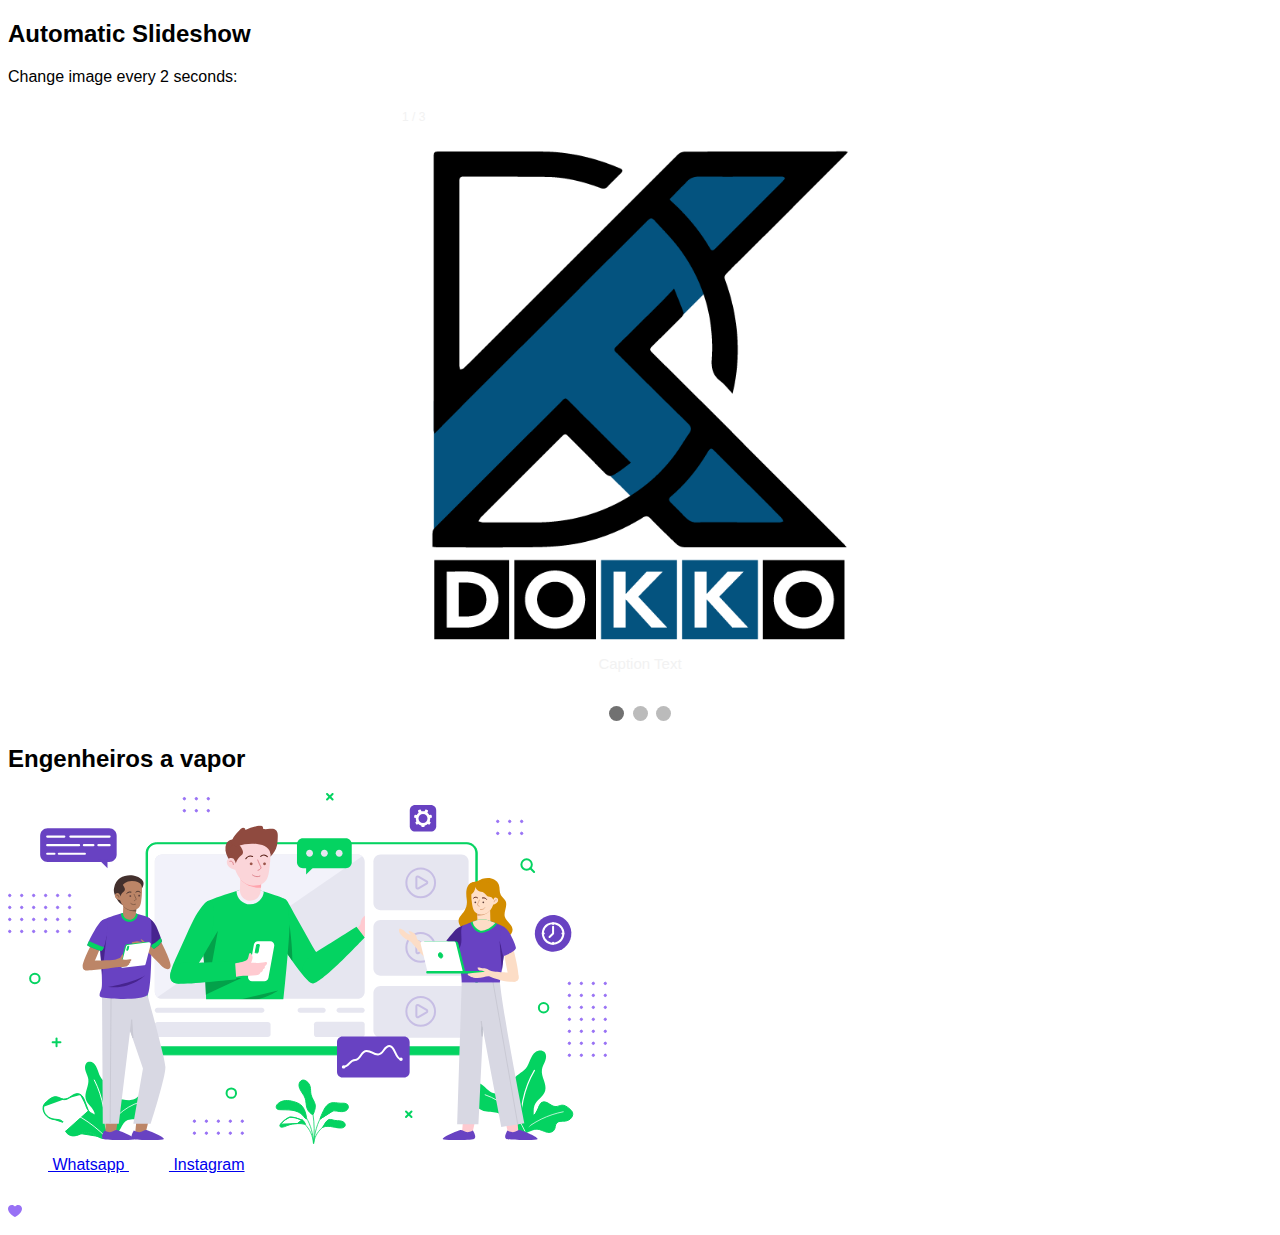
<file: test.html>
<!DOCTYPE html>
<html>
<head>
<meta name="viewport" content="width=device-width, initial-scale=1">
<style>
* {box-sizing: border-box;}
body {font-family: Verdana, sans-serif;}
.mySlides {display: none;}
img {vertical-align: middle;}

/* Slideshow container */
.slideshow-container {
  max-width: 500px;
  position: relative;
  margin: auto;
}

/* Caption text */
.text {
  color: #f2f2f2;
  font-size: 15px;
  padding: 8px 12px;
  position: absolute;
  bottom: 8px;
  width: 100%;
  text-align: center;
}

/* Number text (1/3 etc) */
.numbertext {
  color: #f2f2f2;
  font-size: 12px;
  padding: 8px 12px;
  position: absolute;
  top: 0;
}

/* The dots/bullets/indicators */
.dot {
  height: 15px;
  width: 15px;
  margin: 0 2px;
  background-color: #bbb;
  border-radius: 50%;
  display: inline-block;
  transition: background-color 0.6s ease;
}

.active {
  background-color: #717171;
}

/* Fading animation */
.fade {
  animation-name: fade;
  animation-duration: 1.5s;
}

@keyframes fade {
  from {opacity: .4} 
  to {opacity: 1}
}

/* On smaller screens, decrease text size */
@media only screen and (max-width: 300px) {
  .text {font-size: 11px}
}
</style>
</head>
<body>

<h2>Automatic Slideshow</h2>
<p>Change image every 2 seconds:</p>

<div class="slideshow-container">

<div class="mySlides fade">
  <div class="numbertext">1 / 3</div>
  <img src="./public/images/logo.png" style="width:100%">
  <div class="text">Caption Text</div>
</div>

<div class="mySlides fade">
  <div class="numbertext">2 / 3</div>
  <img src="./public/images/img2.jpg" style="width:100%">
  <div class="text">Caption Two</div>
</div>

<div class="mySlides fade">
  <div class="numbertext">3 / 3</div>
  <img src="./public/images/img3.jpg" style="width:100%">
  <div class="text">Caption Three</div>
</div>

</div>
<br>

<div style="text-align:center">
  <span class="dot"></span> 
  <span class="dot"></span> 
  <span class="dot"></span> 
</div>

	<div id="container">
		<div class="logo-container">
			<h2>Engenheiros a vapor</h2>
		</div>

		<img class="hero-image" src="./public/images/landing.svg" alt="Engenharia de Manutenção Predial">
	
		<div class="buttons-container">
			<a class="study" href="/study">
				<img src="./public/images/icons/study.svg" alt="Estudar">
				Whatsapp
			</a>
			<a class="give-classes" href="/give-classes">
				<img src="./public/images/icons/give-classes.svg" alt="Dar aulas">
				Instagram
			</a>
		</div>
		<p class="total-connections">
			<img src="./public/images/icons/purple-heart.svg" alt="Coração roxo">
		</p>
	</div>


<script>
let slideIndex = 0;
showSlides();

function showSlides() {
  let i;
  let slides = document.getElementsByClassName("mySlides");
  let dots = document.getElementsByClassName("dot");
  for (i = 0; i < slides.length; i++) {
    slides[i].style.display = "none";  
  }
  slideIndex++;
  if (slideIndex > slides.length) {slideIndex = 1}    
  for (i = 0; i < dots.length; i++) {
    dots[i].className = dots[i].className.replace(" active", "");
  }
  slides[slideIndex-1].style.display = "block";  
  dots[slideIndex-1].className += " active";
  setTimeout(showSlides, 2000); // Change image every 2 seconds
}
</script>

</body>
</html>
</file>
<file: public/styles/main.css>
:root {
    --color-background: #F0F0F7;
    --color-primary-lighter: #03517D;
    --color-primary-light: #916BEA;
    --color-primary: #646464;
    --color-primary-dark: #2e0788;
    --color-primary-darker: #6842c2;
    --color-secondary: #03517D;
    --color-secondary-dark: #04BF58;
    --color-title-in-primary: #FFFFFF;
    --color-text-in-primary: #D4C2FF;
    --color-text-title: #32264D;
    --color-text-complement: #9C98A6;
    --color-text-base: #204b6d;
    --color-line-in-white: #E6E6F0;
    --color-input-background: #F8F8FC;
    --color-button-text: #FFFFFF;
    --color-box-base: #FFFFFF;
    --color-box-footer: #FAFAFC;
    --color-small-info: #C1BCCC;
    font-size: 60%; /* controle das medidas rem */
}

* {
    margin: 0;
    padding: 0;
    box-sizing: border-box;
}

html, 
body {
    height: 100vh;
}

body {
    background: var(--color-background);
}

body,
input,
button,
textarea {
    /* font: 500 1.6rem Poppins; */
    font-weight: 500;
    font-family: Poppins;
    font-size: 1.6rem;
    color: var(--color-text-base);
}

footer {
    padding: 4rem;
    color: var(--color-text-complement);
    text-align: center;
    vertical-align: middle;
    
}

#container {
    width: 100vw; /* width = largura */
    max-width: 700px;
}

@media(min-width: 600px) {
    :root {
        font-size: 62.5%;
    }
}

img {
  border-radius: 5%;
}

/* Slideshow container */
.slideshow-container {
  max-width: 100vw;
  position: relative;
  margin: auto;
  text-align:center;
}

.buttons-container {
  position: relative;
  margin: auto;
  text-align:center;
}

/* Caption text */
.text {
  color: #f2f2f2;
  font-size: 24px;
  padding: 8px 12px;
  position: relative;
  bottom: 8px;
  width: 100%;
  text-align: center;
}

/* Number text (1/3 etc) */
.numbertext {
  color: #f2f2f2;
  font-size: 12px;
  padding: 8px 12px;
  position: absolute;
  top: 0;
}

/* The dots/bullets/indicators */
.dot {
  height: 15px;
  width: 15px;
  margin: 0 2px;
  background-color: #bbb;
  border-radius: 50%;
  display: inline-block;
  transition: background-color 0.6s ease;
}

.active {
  background-color: #717171;
}

/* Fading animation */
.fade {
  animation-name: fade;
  animation-duration: 2.0s;
}

@keyframes fade {
  from {opacity: .2} 
  to {opacity: 1}
}

/* On smaller screens, decrease text size */
@media only screen and (max-width: 300px) {
  .text {font-size: 11px}
}
</file>
<file: public/styles/partials/page-landing.css>
#page-landing {
    background: var(--color-primary);
}

#page-landing #container {
    color: var(--color-text-in-primary);
}

.logo-container img{
    height: 10rem;
}

.logo-container {
    text-align: center;
    margin-bottom: 3.2rem;
}

.logo-container h2 {
    font-weight: 500;
    font-size: 3.6rem;
    line-height: 4.6rem;
    margin-top: 0.8rem;
}

.hero-image {
    width: 100%;
}

.buttons-container {
    display: flex;
    justify-content: center;
    margin: 0;
}

.buttons-container a {
    width: 30rem;
    height:10.4rem;
    border-radius: 0.8rem;
    margin-right: 1.6rem;
    font: 700 2.4rem Archivo;
    display: flex;
    align-items: center;
    justify-content: center;
    text-decoration: none;
    transition: background 0.2s;
    color: var(--color-button-text);
}

.buttons-container a img{
    width: 4rem;
    margin-right:2.4rem;
}

.buttons-container a.study{
    background: var(--color-primary-lighter);
}

.buttons-container a.study:hover{
    background: var(--color-primary-light);
}

.buttons-container a.give-classes{
    background: var(--color-secondary);
    margin-right: 0;
}

.buttons-container a.give-classes:hover{
    background: var(--color-primary-dark);
}

.total-connections{
    font-size:1.8rem;
    display: flex;
    align-items: center;
    justify-content: center;
}

.total-connections img{
    margin-left: 0.8rem;
}

@media(max-width: 699px){
    :root {
        font-size: 40%; /* modificar as medidas rem*/
    }
}

@media(min-width: 1100px){
    #page-landing #container {
        max-width: 1100px;
        display: grid;
        grid-template-columns: 2fr 1fr 2fr;
        grid-template-rows: 350px 104px;
        grid-template-areas: 
        "proffy image image"
        "button button texting";
        gap: 60px;
    }

    .logo-container {
        grid-area: proffy;
        text-align: initial;
        align-self: center;
        margin: 0;
    }

    .logo-container img{
        height: 100%;
    }
    .hero-image {
        grid-area: image;
        /*height: 127px;
        width:350px;*/
    }
    .buttons-container {
        grid-area: button;
       
    }
    .total-connections {
        grid-area: texting;
        font-size: 1.2rem;
    }
}
</file>
